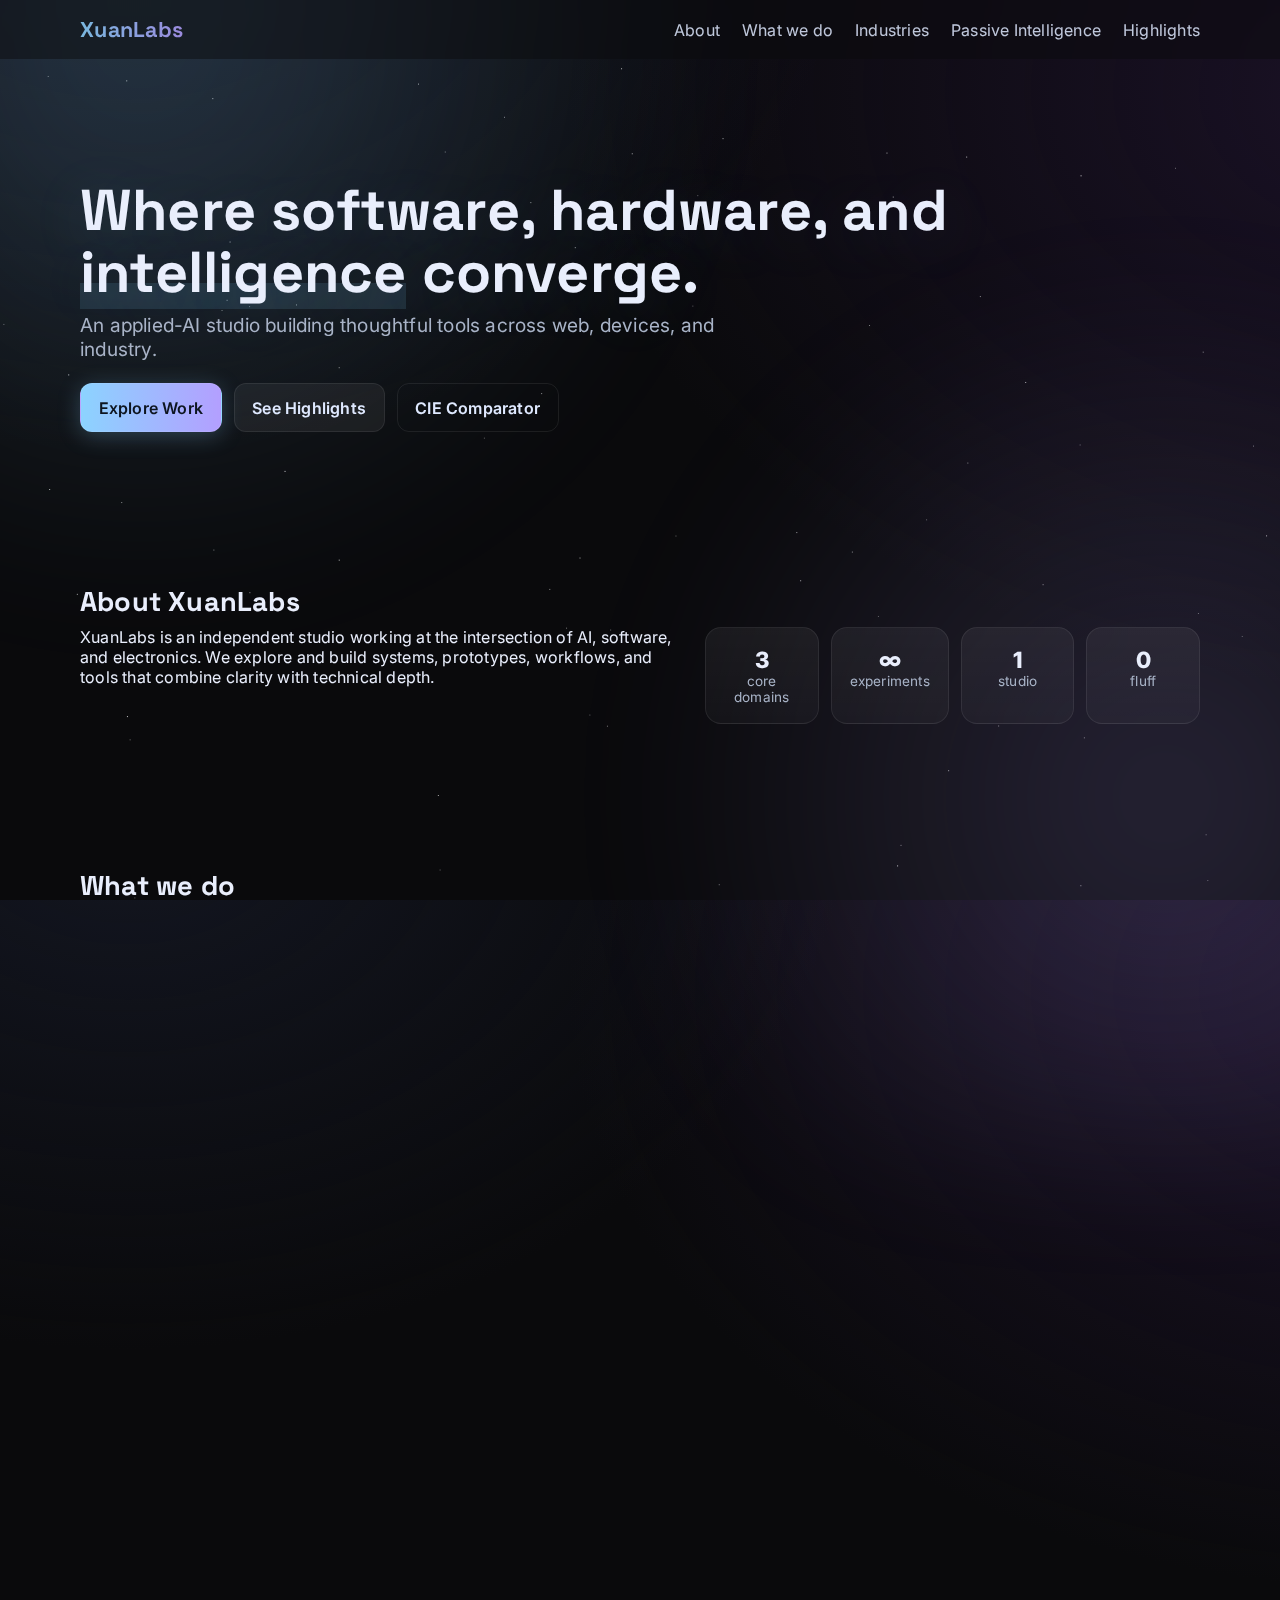
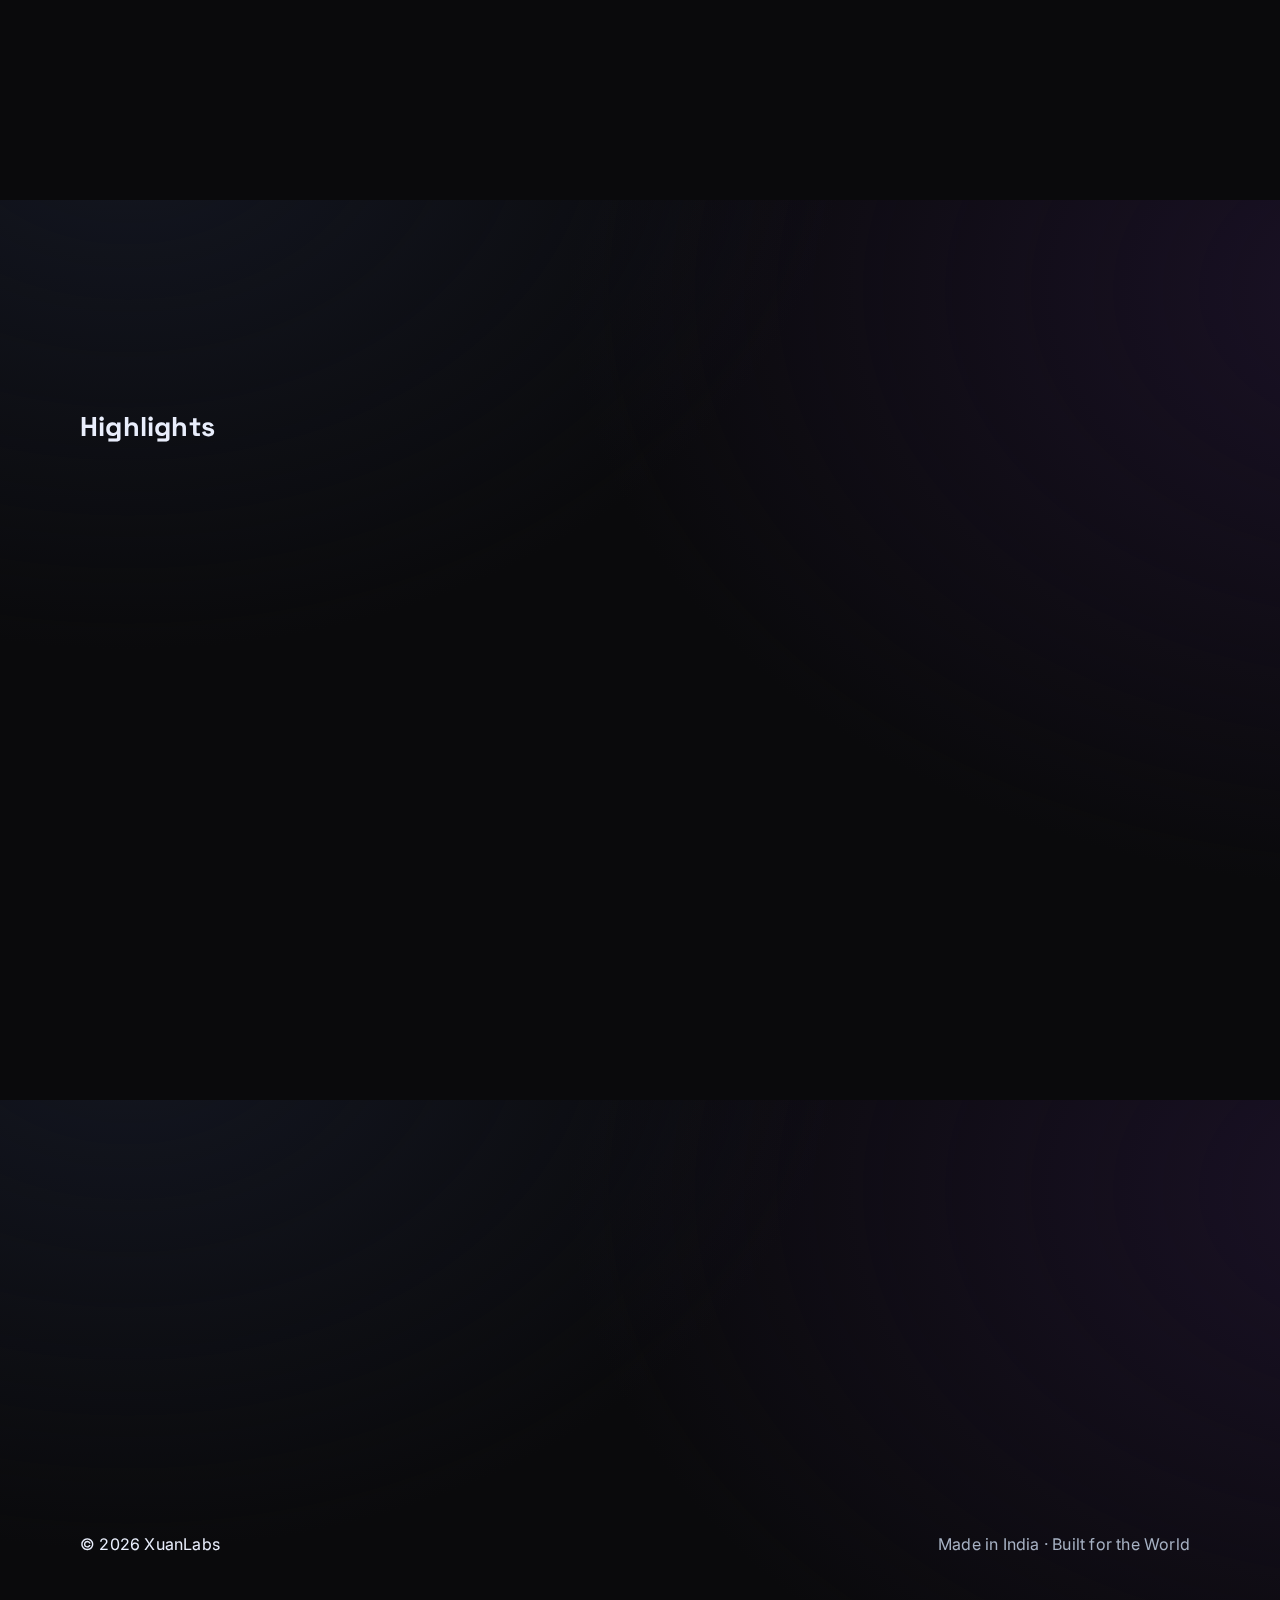
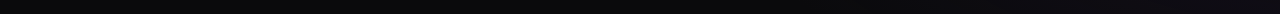
<file: index.html>
<!doctype html>
<html lang="en">
<head>
  <meta charset="utf-8" />
  <meta name="viewport" content="width=device-width, initial-scale=1" />
  <title>XuanLabs — Where software, hardware, and intelligence converge.</title>

  <meta name="description" content="XuanLabs is an applied-AI studio building thoughtful tools across web, devices, and industry." />
  <meta name="theme-color" content="#0a0a0c" />
  <meta property="og:title" content="XuanLabs — Where software, hardware, and intelligence converge." />
  <meta property="og:description" content="An applied-AI studio building thoughtful tools across web, devices, and industry." />
  <meta property="og:type" content="website" />
  <meta property="og:image" content="/assets/og.png" />

  <link rel="preconnect" href="https://fonts.googleapis.com" />
  <link rel="preconnect" href="https://fonts.gstatic.com" crossorigin />
  <link href="https://fonts.googleapis.com/css2?family=Inter:wght@300;400;500;600;700&family=Space+Grotesk:wght@400;600;700&display=swap" rel="stylesheet" />

  <link rel="stylesheet" href="xuanlabs.css" />
</head>

<body>

  <!-- Ambient Layers -->
  <canvas id="stars"></canvas>
  <div class="nebula nebula-a" data-speed="0.3"></div>
  <div class="nebula nebula-b" data-speed="0.2"></div>

  <!-- NAV -->
  <header class="nav-wrap">
    <nav class="nav container">
      <a class="brand" href="#top" aria-label="XuanLabs Home">
        <span class="brand-mark">XuanLabs</span>
      </a>

      <button class="nav-toggle" aria-label="Toggle navigation">
        <span></span><span></span><span></span>
      </button>

      <ul class="nav-links">
        <li><a href="#about">About</a></li>
        <li><a href="#work">What we do</a></li>
        <li><a href="#industries">Industries</a></li>
        <li><a href="#passive-intelligence">Passive Intelligence</a></li>
        <li><a href="#highlights">Highlights</a></li>
      </ul>
    </nav>
  </header>

  <main id="top">

    <!-- HERO -->
    <section class="hero container reveal fade-up">
      <div class="hero-inner floating">
        <h1 class="hero-title">
          Where software, hardware, and <span class="underline">intelligence</span> converge.
        </h1>
        <p class="hero-sub">
          An applied-AI studio building thoughtful tools across web, devices, and industry.
        </p>

       <div class="hero-ctas">
  <a class="btn primary" href="#work">Explore Work</a>
  <a class="btn ghost" href="#highlights">See Highlights</a>
  <a class="btn plain" href="#cie-comparator">CIE Comparator</a>
</div>
      </div>
    </section>

    <!-- ABOUT -->
    <section id="about" class="section container reveal fade-up">
      <header class="section-head"><h2>About XuanLabs</h2></header>

      <div class="grid two">
        <p class="lead">
          XuanLabs is an independent studio working at the intersection of AI, software, and electronics.
          We explore and build systems, prototypes, workflows, and tools that combine clarity with technical depth.
        </p>

        <div class="stats">
          <div class="stat glass reveal fade-in"><div class="num">3</div><div class="label">core domains</div></div>
          <div class="stat glass reveal fade-in"><div class="num">∞</div><div class="label">experiments</div></div>
          <div class="stat glass reveal fade-in"><div class="num">1</div><div class="label">studio</div></div>
          <div class="stat glass reveal fade-in"><div class="num">0</div><div class="label">fluff</div></div>
        </div>
      </div>
    </section>

    <!-- WHAT WE DO -->
    <section id="work" class="section container">
      <header class="section-head"><h2>What we do</h2></header>

      <div class="grid three">
        <article class="card glass lift reveal fade-up">
          <div class="card-pill">Applied AI & Tools</div>
          <h3>Reasoning, automation, decision systems</h3>
          <p>Lightweight systems for analysis, workflows, and LLM-backed utilities — designed to reduce friction and increase clarity.</p>
        </article>

        <article class="card glass lift reveal fade-up">
          <div class="card-pill">Engineering & Edge Intelligence</div>
          <h3>Embedded thinking for real environments</h3>
          <p>Electronics-aware PoCs and industrial insights that connect software to hardware, sensors, and on-device logic.</p>
        </article>

        <article class="card glass lift reveal fade-up">
          <div class="card-pill">Web & Product Experiences</div>
          <h3>Calm, fast, accessible interfaces</h3>
          <p>Refined digital products for startups and teams — built with performance, UX discipline, and long-term maintainability.</p>
        </article>
      </div>
    </section>

    <!-- INDUSTRIES -->
    <section id="industries" class="section container reveal fade-up">
      <header class="section-head"><h2>Industries we explore</h2></header>
      <p class="lead">AI is no longer just a software problem — it’s shaping systems across devices, factories, and daily life.</p>

      <ul class="chips reveal fade-in">
        <li class="chip">Automotive</li>
        <li class="chip">Industry 4.0 / 5.0</li>
        <li class="chip">Healthcare & Medical Tooling</li>
        <li class="chip">Robotics & Automation</li>
        <li class="chip">Sensors & Embedded Systems</li>
        <li class="chip">Consumer Technology</li>
      </ul>
    </section>

    <!--Passive inteligence  -->
<!-- PASSIVE COMPONENT INTELLIGENCE -->
<section id="passive-intelligence" class="section container product reveal fade-up">
  <header class="section-head">
    <h2>Passive Component Intelligence</h2>
  </header>

  <p class="lead">
    A decision-support system for engineers and procurement teams to evaluate
    safe, cost-optimized replacements for MLCCs and other passive components.
  </p>

  <p>
    Built on real distributor data and engineering constraints, this tool helps
    teams quickly assess alternates based on dielectric behavior, voltage margins,
    package compatibility, availability, and pricing — without guesswork.
  </p>

  <ul class="chips reveal fade-in" style="margin-top:16px;">
    <li class="chip">Real-time Mouser pricing</li>
    <li class="chip">Dielectric & voltage safety checks</li>
    <li class="chip">MLCC-focused intelligence</li>
    <li class="chip">BOM-friendly evaluation</li>
    <li class="chip">Description-based search</li>
  </ul>

  <div style="margin-top:24px;">
    <a
      href="/passive/index.html"
      class="btn primary"
    >
      Launch Passive Intelligence Tool
    </a>
  </div>
</section>
    <!-- HIGHLIGHTS -->
    <section id="highlights" class="section container">
      <header class="section-head"><h2>Highlights</h2></header>

      <div class="grid four">
        <article class="list-card glass lift reveal fade-up">
          <h4>Inventory & AI Utilities</h4>
          <p>Mini-tools that simplify sourcing, alternates, and decision-making workflows.</p>
        </article>

        <article class="list-card glass lift reveal fade-up">
          <h4>CIE Color Simulator</h4>
          <p>A visual tool that helps engineers compare colors in meaningful ways.</p>
        </article>

        <article class="list-card glass lift reveal fade-up">
          <h4>Client Websites & Tools</h4>
          <p>Clean, multilingual sites and small platforms for SMEs and creators.</p>
        </article>

        <article class="list-card glass lift reveal fade-up">
          <h4>China Exposure & Hardware Sourcing</h4>
          <p>On-ground insights across electronics, components, and supplier ecosystems.</p>
        </article>
      </div>
    </section>
<!-- CIE COMPARATOR SHOWCASE -->
<section id="cie-comparator" class="section container reveal fade-up">
  <header class="section-head">
    <h2>CIE 1931 Chromaticity Comparator</h2>
  </header>

  <div class="cie-showcase glass lift">
    <p class="lead">
      A professional LED color visualization and analysis tool built for engineers, manufacturers, and R&D teams.
      Visualize, compare, and analyze LED color specifications using the CIE 1931 diagram — all in real time.
    </p>

    <ul class="features">
      <li>🔄 Compare 1–6 LED sets simultaneously</li>
      <li>🎯 Real-time chromaticity plotting</li>
      <li>⭐ Centroids, polygon areas & distance matrices</li>
      <li>📊 Gamut overlap visualization</li>
      <li>💾 Export HD PNG charts</li>
      <li>🔒 Password-protected access</li>
      <li>📱 Fully responsive design</li>
    </ul>

    <div class="cie-industries">
      <h4>Industry Applications</h4>
      <ul class="chips">
        <li class="chip">LED Manufacturing</li>
        <li class="chip">Display Engineering</li>
        <li class="chip">Color Science R&D</li>
        <li class="chip">Embedded & Sensor Systems</li>
      </ul>
    </div>

    <a class="btn primary" href="https://xuanlabs.space" target="_blank">
      Use CIE Comparator
    </a>

    <p class="muted" style="margin-top:8px;">Password: <strong>Rohit123</strong></p>
  </div>
</section>
    <!-- CTA — Meet the Founder -->
    <section class="section container reveal fade-up">
      <div class="cta glass">
        <div>
          <h3 class="cta-title">Want the full story?</h3><br />
          <p class="cta-sub">See how XuanLabs thinks, builds, and explores.</p><br />
          <a class="muted" href="mailto:rohit.g@xuanlabs.info">rohit.g@xuanlabs.info</a>  <br />
          <a class="muted" href="mailto:contact@xuanlabs.info">contact@xuanlabs.info</a>
        </div>

        <a class="btn plain" href="mailto:contact@xuanlabs.info">Contact US</a>
      </div>
    </section>

  </main>

  <!-- FOOTER -->
  <footer class="footer container">
    <div class="foot-grid">
      <div>© <span id="year"></span> XuanLabs</div>
      <div class="muted">Made in India · Built for the World</div>
      
    </div>
  </footer>

  <script src="xuanlabs.js"></script>
</body>
</html>
</file>
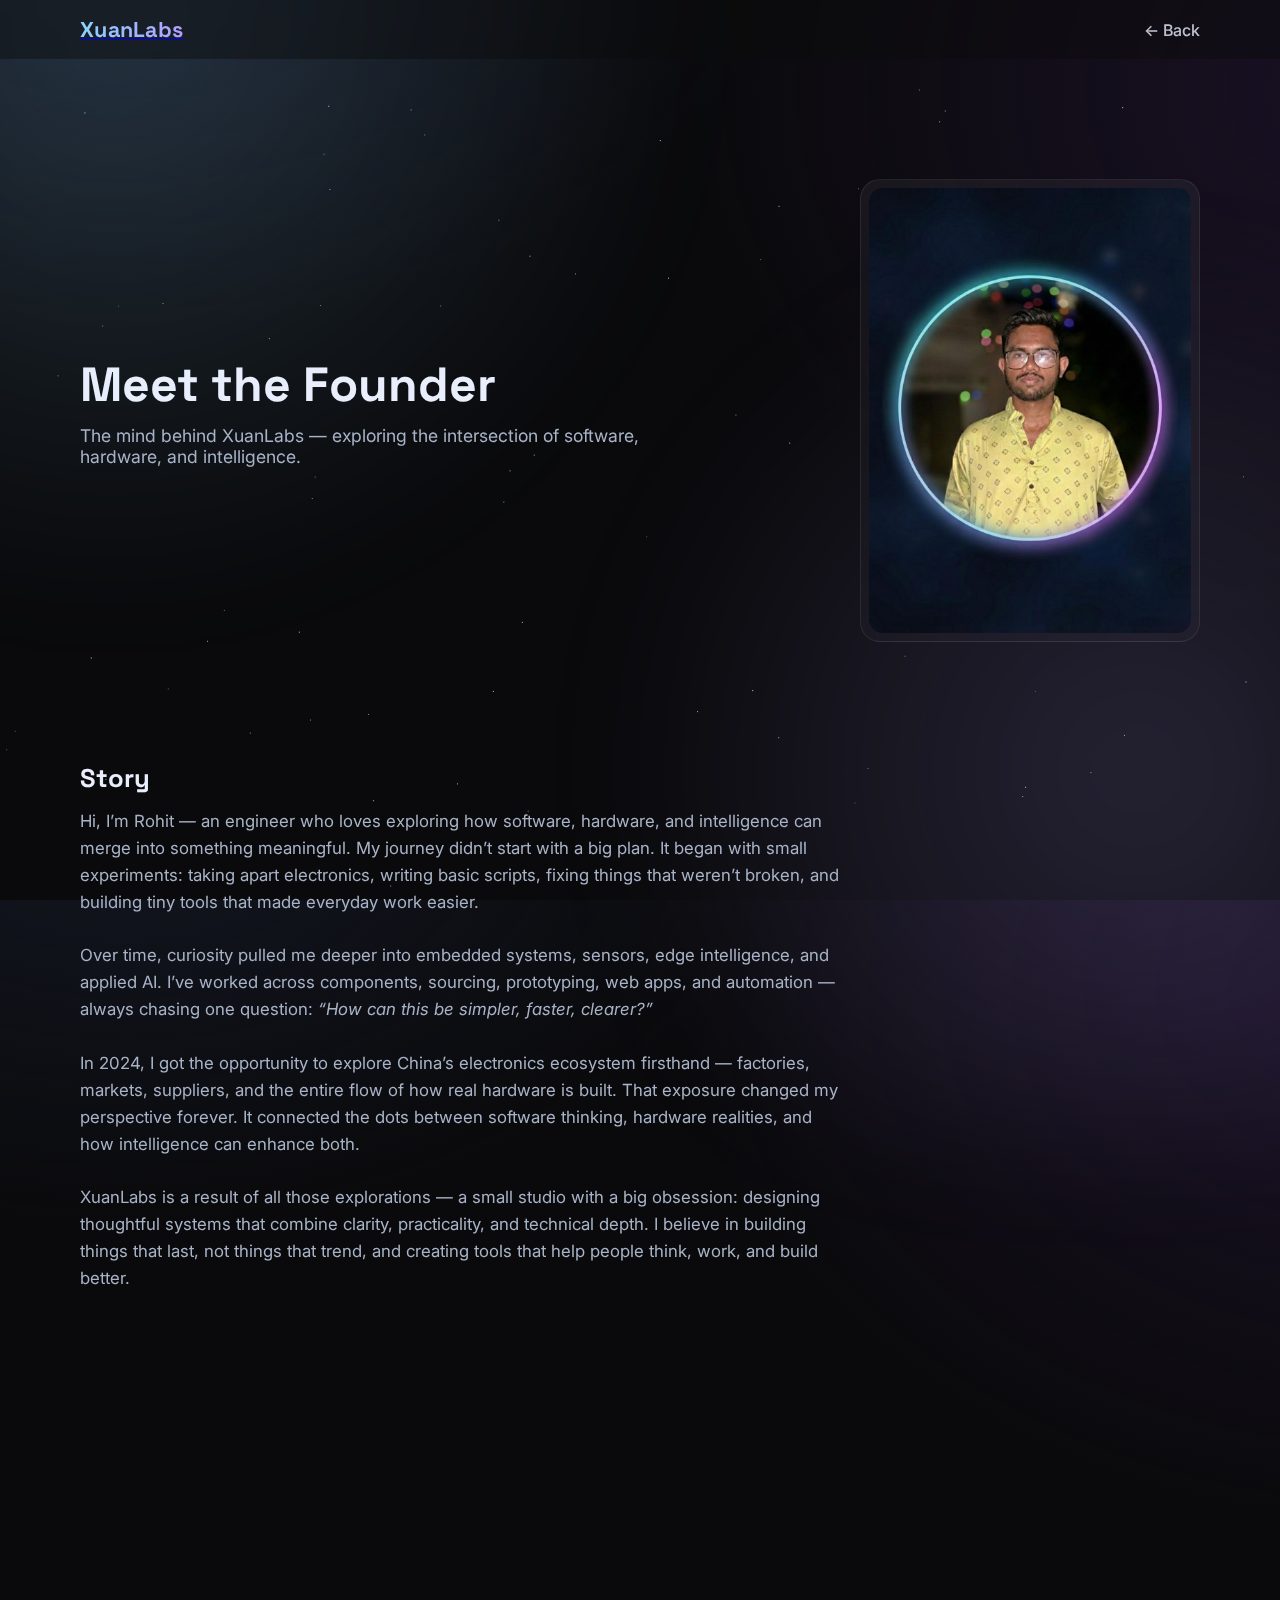
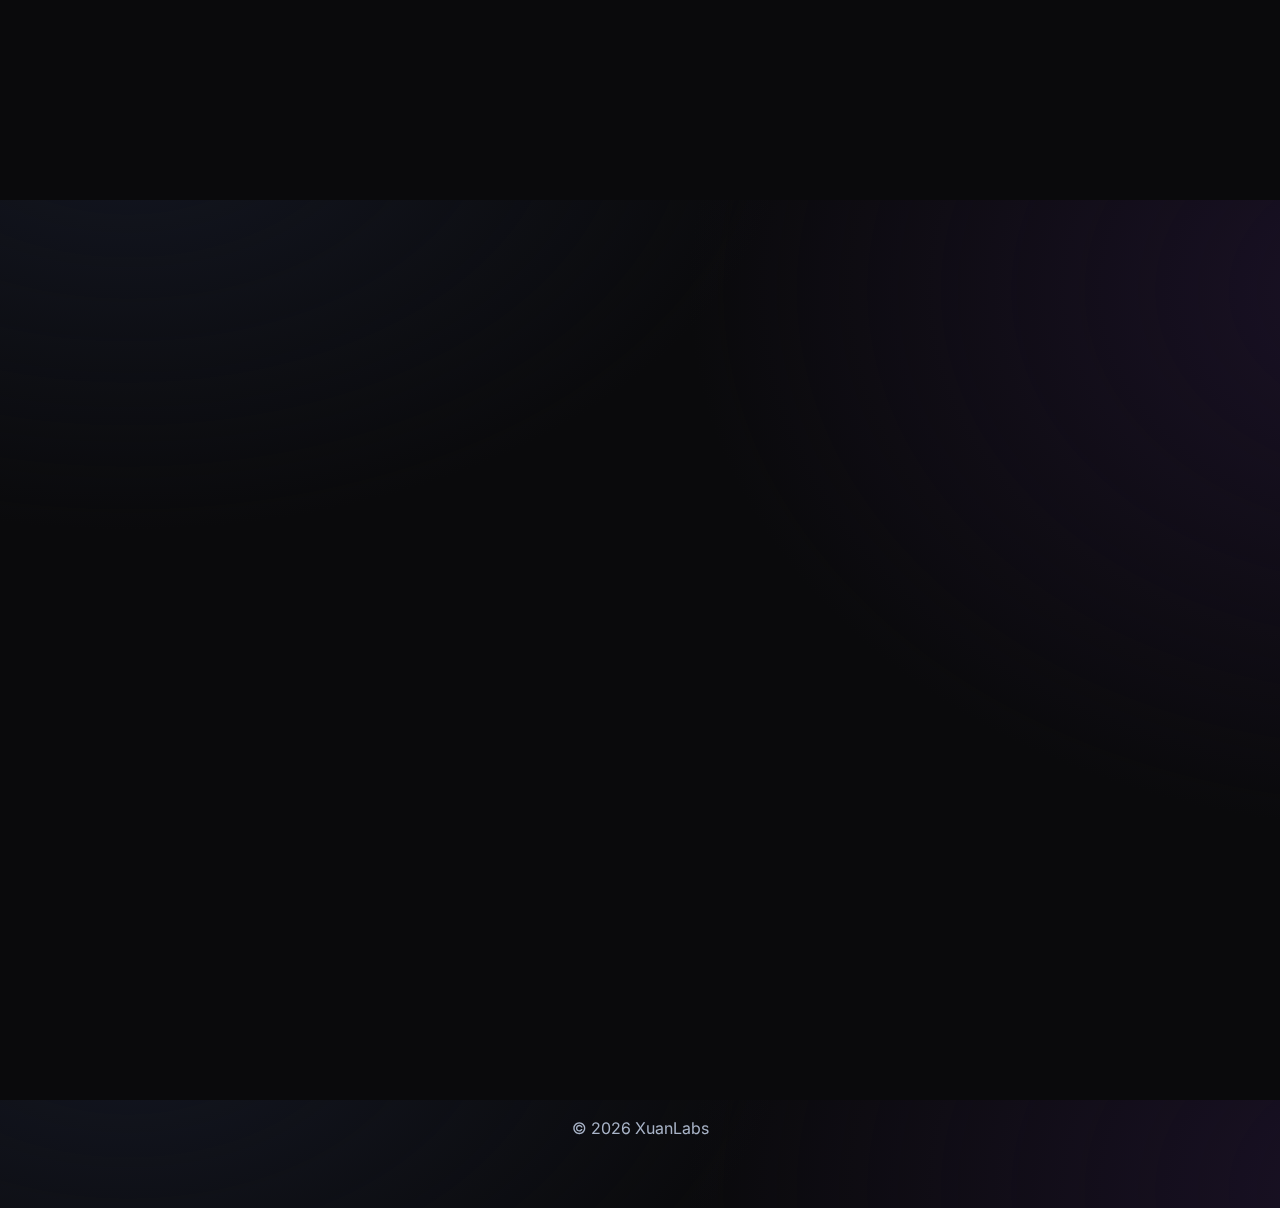
<file: founder/index.html>
<!doctype html>
<html lang="en">
<head>
  <meta charset="utf-8" />
  <meta name="viewport" content="width=device-width, initial-scale=1" />
  <title>Founder — XuanLabs</title>

  <meta name="description" content="Meet the founder of XuanLabs — insights, story, and philosophy behind the studio." />
  <meta name="theme-color" content="#0a0a0c" />

  <link rel="preconnect" href="https://fonts.googleapis.com" />
  <link rel="preconnect" href="https://fonts.gstatic.com" crossorigin />
  <link href="https://fonts.googleapis.com/css2?family=Inter:wght@300;400;500;600;700&family=Space+Grotesk:wght@400;600;700&display=swap" rel="stylesheet" />

  <link rel="stylesheet" href="founder.css" />
</head>

<body>

  <!-- Ambient Layers -->
  <canvas id="stars"></canvas>
  <div class="nebula nebula-a" data-speed="0.3"></div>
  <div class="nebula nebula-b" data-speed="0.2"></div>

  <!-- NAV -->
  <header class="nav-wrap">
    <nav class="nav container">
      <a class="brand" href="#top" aria-label="XuanLabs Home">
        <span class="brand-mark">XuanLabs</span>
      </a>
      <a class="back-btn" href="/index.html" aria-label="Back to Home">← Back</a>
    </nav>
  </header>

  <main class="container">

    <!-- HERO -->
    <section class="founder-hero reveal fade-up">
      <div class="hero-left">
        <h1 class="founder-title">Meet the Founder</h1>
        <p class="founder-tagline">The mind behind XuanLabs — exploring the intersection of software, hardware, and intelligence.</p>
      </div>

      <div class="hero-right">
        <div class="founder-photo glass">
          <!-- Replace with your image -->
          <img src="assets/portrait.jpeg" alt="Founder photo" />
        </div>
      </div>
    </section>

    <!-- STORY -->
    <section class="section reveal fade-up">
      <h2 class="sec-title">Story</h2>
      <p class="lead">
         Hi, I’m Rohit — an engineer who loves exploring how software, hardware, and intelligence can 
    merge into something meaningful. My journey didn’t start with a big plan. It began with small 
    experiments: taking apart electronics, writing basic scripts, fixing things that weren’t broken, 
    and building tiny tools that made everyday work easier.
    <br><br>
    Over time, curiosity pulled me deeper into embedded systems, sensors, edge intelligence, and 
    applied AI. I’ve worked across components, sourcing, prototyping, web apps, and automation — 
    always chasing one question: <em>“How can this be simpler, faster, clearer?”</em>
    <br><br>
    In 2024, I got the opportunity to explore China’s electronics ecosystem firsthand — factories, 
    markets, suppliers, and the entire flow of how real hardware is built. That exposure changed my 
    perspective forever. It connected the dots between software thinking, hardware realities, and 
    how intelligence can enhance both.
    <br><br>
    XuanLabs is a result of all those explorations — a small studio with a big obsession: designing 
    thoughtful systems that combine clarity, practicality, and technical depth. I believe in 
    building things that last, not things that trend, and creating tools that help people think, 
    work, and build better.
      </p>
    </section>

    <!-- PHILOSOPHY -->
    <section class="section reveal fade-up">
      <h2 class="sec-title">Philosophy</h2>
      <ul class="pill-list">
        <li class="pill glass">Clarity over complexity</li>
        <li class="pill glass">Experiment openly</li>
        <li class="pill glass">Design systems, not features</li>
        <li class="pill glass">AI as an amplifier, not a replacement</li>
      </ul>
    </section>

    <!-- TIMELINE -->
    <section class="section reveal fade-up">
      <h2 class="sec-title">Journey</h2>

      <div class="timeline">

        <div class="timeline-item glass">
          <div class="year">2018</div>
          <div class="desc">Started exploring electronics, microcontrollers, and embedded systems.</div>
        </div>

        <div class="timeline-item glass">
          <div class="year">2020</div>
          <div class="desc">Built small projects combining hardware + code + automation.</div>
        </div>

        <div class="timeline-item glass">
          <div class="year">2023</div>
          <div class="desc">Deep dive into AI tools, automation systems, and applied intelligence.</div>
        </div>

        <div class="timeline-item glass">
          <div class="year">2025</div>
          <div class="desc">China exposure — electronics ecosystem, sourcing, semiconductors.</div>
        </div>

        <div class="timeline-item glass">
          <div class="year">2025</div>
          <div class="desc">Founded XuanLabs with a focus on Web, Devices, and AI-powered tools.</div>
        </div>

      </div>
    </section>

    <!-- CONTACT -->
   <section class="section reveal fade-up">
  <h2 class="sec-title">Connect</h2>
  <p class="lead">
    Whether it’s about AI tools, hardware ideas, collaborations, sourcing insights, or just 
    curiosity — I’m always open to genuine conversations.
  </p>

  <div class="contact-box glass">
    <a class="btn primary" href="mailto:rohit.g@xuanlabs.info">Email Here</a>

    <div class="contact-links">
      <a href="mailto:rohit.g@xuanlabs.info">📧 rohit.g@xuanlabs.info</a>
      <a href="mailto:rgc19feb@gmail.com">📧 rgc19feb@gmail.com</a>
      <a href="https://www.linkedin.com/in/rohitchaudhari99" target="_blank">🔗 LinkedIn Profile</a>
      <a href="https://wa.me/919373522408" target="_blank">💬 WhatsApp</a>
    </div>
  </div>
</section>

  </main>

  <footer class="footer container">
    <p class="muted">© <span id="year"></span> XuanLabs</p>
  </footer>

  <script src="founder.js"></script>
</body>
</html>
</file>
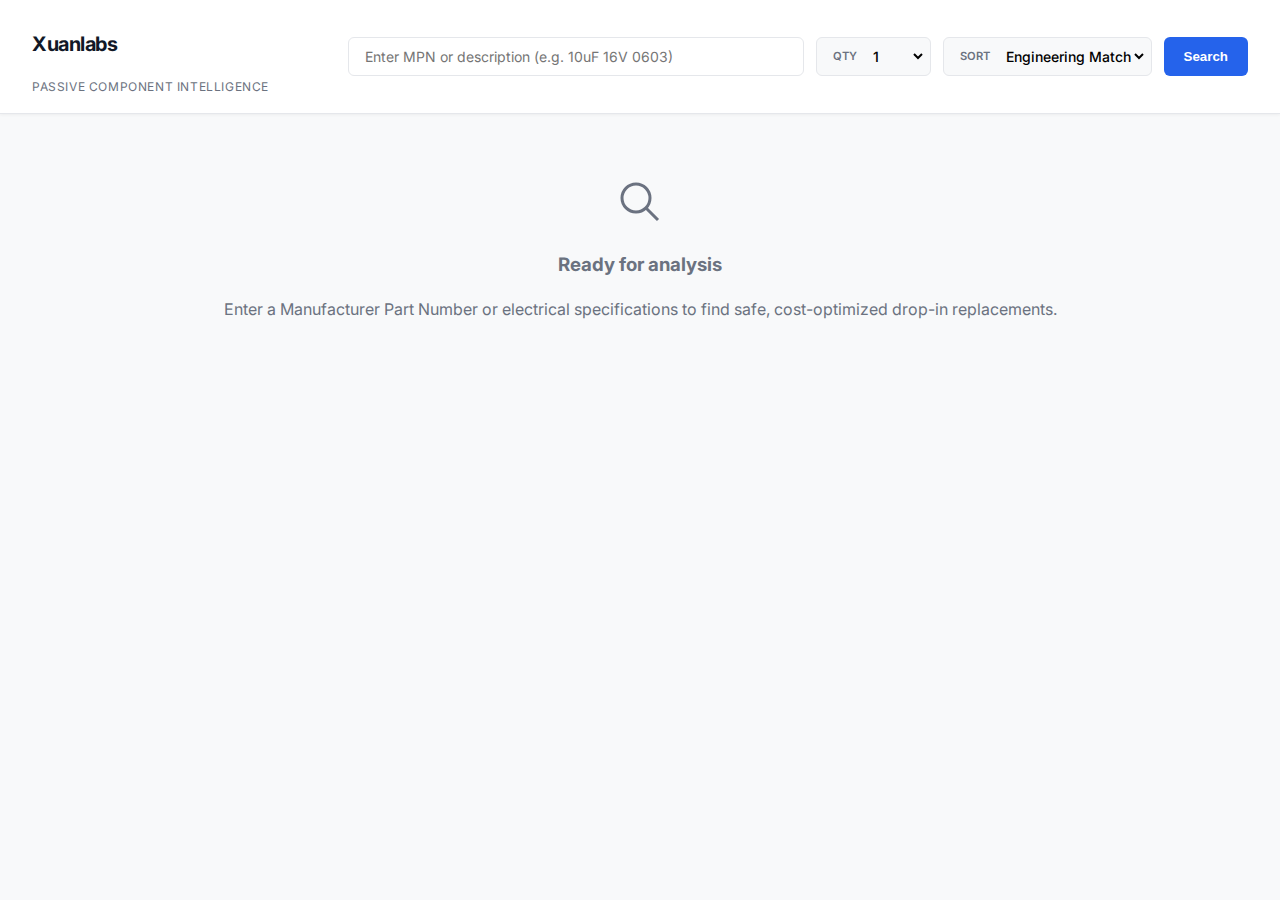
<file: passive/index.html>
<!DOCTYPE html>
<html lang="en">
<head>
  <meta charset="UTF-8" />
  <meta name="viewport" content="width=device-width, initial-scale=1.0" />

  <title>Xuanlabs – Passive Component Intelligence</title>

  <!-- Fonts -->
  <link rel="preconnect" href="https://fonts.googleapis.com" />
  <link rel="preconnect" href="https://fonts.gstatic.com" crossorigin />
  <link
    href="https://fonts.googleapis.com/css2?family=Inter:wght@400;500;600;700&family=JetBrains+Mono:wght@400;500&display=swap"
    rel="stylesheet"
  />

  <!-- Styles -->
  <link rel="stylesheet" href="style.css" />
</head>

<body>

<header>
  <div class="container header-content">
    <div class="brand">
      <h1>Xuanlabs</h1>
      <span>Passive Component Intelligence</span>
    </div>

    <div class="controls">
      <div class="search-wrapper">
        <input
          type="text"
          id="searchInput"
          placeholder="Enter MPN or description (e.g. 10uF 16V 0603)"
          autocomplete="off"
        />
      </div>

      <div class="control-group">
        <label for="qtySelect">QTY</label>
        <select id="qtySelect">
          <option value="1">1</option>
          <option value="100">100</option>
          <option value="1000">1,000</option>
        </select>
      </div>

      <div class="control-group">
        <label for="sortSelect">SORT</label>
        <select id="sortSelect">
          <option value="match">Engineering Match</option>
          <option value="price_asc">Price: Low → High</option>
          <option value="price_desc">Price: High → Low</option>
        </select>
      </div>

      <button class="btn-primary" type="button" onclick="handleSearch()">
        Search
      </button>
    </div>
  </div>
</header>

<main class="container">

  <!-- Results Meta -->
  <div id="results-meta" class="results-info hidden">
    <h2>
      Replacement Recommendations for
      <span id="target-mpn" class="mono"></span>
    </h2>
    <span id="result-count" class="muted"></span>
  </div>

  <!-- Loading -->
  <div id="loading-state" class="hidden">
    <p>Analyzing component ecosystem and calculating safety scores…</p>
  </div>

  <!-- Empty State -->
  <div id="empty-state">
    <div class="empty-wrapper">
      <svg
        width="48"
        height="48"
        viewBox="0 0 24 24"
        fill="none"
        stroke="currentColor"
        stroke-width="1.5"
      >
        <path d="M21 21l-6-6m2-5a7 7 0 11-14 0 7 7 0 0114 0z" />
      </svg>

      <h3>Ready for analysis</h3>
      <p>
        Enter a Manufacturer Part Number or electrical specifications to find
        safe, cost-optimized drop-in replacements.
      </p>
    </div>
  </div>

  <!-- Results Grid -->
  <div id="results-grid" class="grid">
    <!-- JS injects cards here -->
  </div>

</main>

<!-- App Script -->
<script src="app.js"></script>

</body>
</html>
</file>
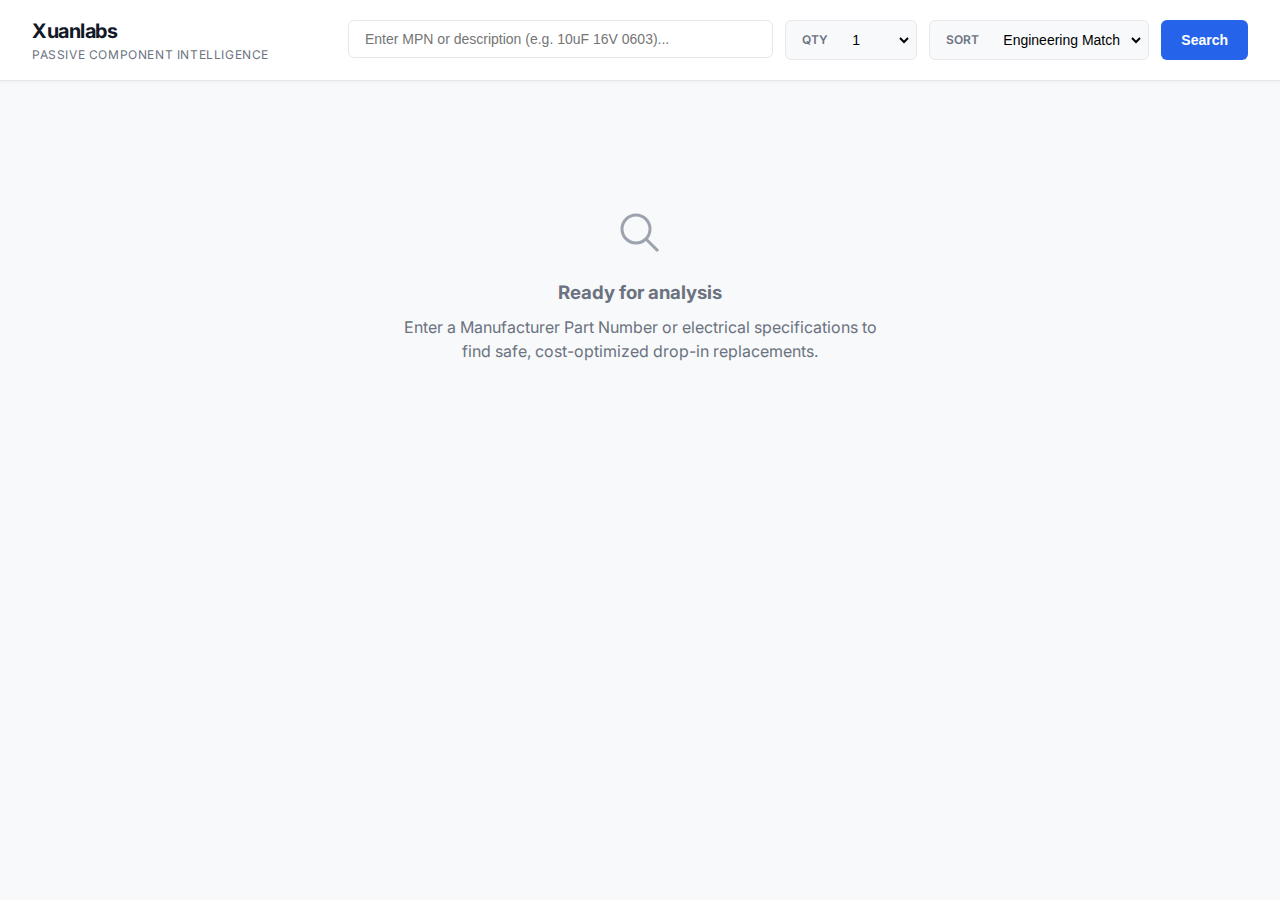
<file: passive/main.html>
<!DOCTYPE html>
<html lang="en">
<head>
    <meta charset="UTF-8">
    <meta name="viewport" content="width=device-width, initial-scale=1.0">
    <title>Xuanlabs – Passive Component Intelligence</title>
    <!-- Inter Font for high readability -->
    <link rel="preconnect" href="https://fonts.googleapis.com">
    <link rel="preconnect" href="https://fonts.gstatic.com" crossorigin>
    <link href="https://fonts.googleapis.com/css2?family=Inter:wght@400;500;600;700&family=JetBrains+Mono:wght@400;500&display=swap" rel="stylesheet">
    <style>
        :root {
            --bg-body: #f8f9fa;
            --bg-card: #ffffff;
            --border-color: #e5e7eb;
            --text-main: #111827;
            --text-secondary: #6b7280;
            --text-muted: #9ca3af;
            --primary: #2563eb;
            --primary-dark: #1d4ed8;
            
            /* Status Colors */
            --status-safe-bg: #ecfdf5;
            --status-safe-text: #065f46;
            --status-safe-border: #a7f3d0;
            
            --status-warn-bg: #fffbeb;
            --status-warn-text: #92400e;
            --status-warn-border: #fde68a;
            
            --status-risk-bg: #fef2f2;
            --status-risk-text: #991b1b;
            --status-risk-border: #fecaca;

            --mono-font: 'JetBrains Mono', monospace;
        }

        * {
            box-sizing: border-box;
            margin: 0;
            padding: 0;
        }

        body {
            font-family: 'Inter', -apple-system, sans-serif;
            background-color: var(--bg-body);
            color: var(--text-main);
            line-height: 1.5;
            -webkit-font-smoothing: antialiased;
        }

        /* --- Layout --- */
        .container {
            max-width: 1400px;
            margin: 0 auto;
            padding: 0 2rem;
        }

        /* --- Header & Controls --- */
        header {
            background: var(--bg-card);
            border-bottom: 1px solid var(--border-color);
            padding: 1rem 0;
            position: sticky;
            top: 0;
            z-index: 100;
            box-shadow: 0 1px 3px rgba(0,0,0,0.05);
        }

        .header-content {
            display: flex;
            align-items: center;
            justify-content: space-between;
            gap: 2rem;
        }

        .brand {
            display: flex;
            flex-direction: column;
        }

        .brand h1 {
            font-size: 1.25rem;
            font-weight: 700;
            letter-spacing: -0.025em;
            color: var(--text-main);
        }

        .brand span {
            font-size: 0.75rem;
            color: var(--text-secondary);
            text-transform: uppercase;
            letter-spacing: 0.05em;
        }

        .controls {
            display: flex;
            gap: 0.75rem;
            flex: 1;
            max-width: 900px;
        }

        .search-wrapper {
            position: relative;
            flex: 2;
        }

        input[type="text"] {
            width: 100%;
            padding: 0.625rem 1rem;
            border: 1px solid var(--border-color);
            border-radius: 6px;
            font-size: 0.875rem;
            outline: none;
            transition: border-color 0.2s;
        }

        input[type="text"]:focus {
            border-color: var(--primary);
            box-shadow: 0 0 0 3px rgba(37, 99, 235, 0.1);
        }

        .control-group {
            display: flex;
            align-items: center;
            background: var(--bg-body);
            border: 1px solid var(--border-color);
            border-radius: 6px;
            padding: 0.25rem;
        }

        .control-group label {
            font-size: 0.75rem;
            font-weight: 600;
            padding: 0 0.75rem;
            color: var(--text-secondary);
        }

        select {
            padding: 0.375rem 0.5rem;
            border: none;
            background: transparent;
            font-size: 0.875rem;
            font-weight: 500;
            cursor: pointer;
            outline: none;
        }

        .btn-primary {
            background: var(--primary);
            color: white;
            border: none;
            padding: 0.625rem 1.25rem;
            border-radius: 6px;
            font-weight: 600;
            font-size: 0.875rem;
            cursor: pointer;
            transition: background 0.2s;
        }

        .btn-primary:hover {
            background: var(--primary-dark);
        }

        /* --- Results Grid --- */
        .results-info {
            margin: 2rem 0 1rem;
            display: flex;
            justify-content: space-between;
            align-items: baseline;
        }

        .results-info h2 {
            font-size: 1rem;
            font-weight: 600;
            color: var(--text-secondary);
        }

        .grid {
            display: grid;
            grid-template-columns: repeat(auto-fill, minmax(400px, 1fr));
            gap: 1.5rem;
            margin-bottom: 4rem;
        }

        /* --- Component Card --- */
        .card {
            background: var(--bg-card);
            border: 1px solid var(--border-color);
            border-radius: 8px;
            padding: 1.25rem;
            display: flex;
            flex-direction: column;
            gap: 1.25rem;
            transition: transform 0.1s, box-shadow 0.1s;
        }

        .card:hover {
            box-shadow: 0 4px 12px rgba(0,0,0,0.05);
        }

        .card-header {
            display: flex;
            justify-content: space-between;
            align-items: flex-start;
        }

        .mpn-block {
            display: flex;
            flex-direction: column;
        }

        .mpn {
            font-family: var(--mono-font);
            font-size: 1rem;
            font-weight: 600;
            color: var(--text-main);
        }

        .manufacturer {
            font-size: 0.8125rem;
            color: var(--text-secondary);
        }

        .badge {
            font-size: 0.7rem;
            font-weight: 700;
            text-transform: uppercase;
            padding: 0.25rem 0.5rem;
            border-radius: 4px;
            border: 1px solid transparent;
        }

        .badge-safe { background: var(--status-safe-bg); color: var(--status-safe-text); border-color: var(--status-safe-border); }
        .badge-warn { background: var(--status-warn-bg); color: var(--status-warn-text); border-color: var(--status-warn-border); }
        .badge-risk { background: var(--status-risk-bg); color: var(--status-risk-text); border-color: var(--status-risk-border); }

        /* Specs Section */
        .specs-grid {
            display: grid;
            grid-template-columns: repeat(3, 1fr);
            gap: 0.75rem;
            background: #fafafa;
            padding: 0.75rem;
            border-radius: 6px;
        }

        .spec-item {
            display: flex;
            flex-direction: column;
        }

        .spec-label {
            font-size: 0.65rem;
            font-weight: 600;
            color: var(--text-muted);
            text-transform: uppercase;
        }

        .spec-value {
            font-size: 0.8125rem;
            font-weight: 600;
            color: var(--text-main);
        }

        /* Pricing Section */
        .pricing-section {
            display: flex;
            align-items: flex-end;
            justify-content: space-between;
            border-top: 1px solid var(--border-color);
            padding-top: 1rem;
        }

        .unit-price-block {
            display: flex;
            flex-direction: column;
        }

        .unit-price {
            font-size: 1.5rem;
            font-weight: 700;
            color: var(--text-main);
            letter-spacing: -0.02em;
        }

        .price-label {
            font-size: 0.75rem;
            color: var(--text-secondary);
        }

        .savings {
            color: var(--status-safe-text);
            font-weight: 600;
            font-size: 0.8125rem;
        }

        .bulk-price {
            font-size: 0.75rem;
            color: var(--text-secondary);
            text-align: right;
        }

        /* Procurement footer */
        .card-footer {
            display: flex;
            justify-content: space-between;
            align-items: center;
        }

        .stock {
            font-size: 0.8125rem;
            font-weight: 500;
        }

        .stock.in-stock { color: var(--status-safe-text); }
        .stock.low-stock { color: var(--status-warn-text); }

        .datasheet-link {
            font-size: 0.75rem;
            font-weight: 600;
            color: var(--primary);
            text-decoration: none;
            display: flex;
            align-items: center;
            gap: 0.25rem;
        }

        .datasheet-link:hover {
            text-decoration: underline;
        }

        /* Empty / Loading States */
        #loading-state, #empty-state {
            padding: 4rem 2rem;
            text-align: center;
            color: var(--text-secondary);
        }

        .hidden { display: none; }

        @media (max-width: 768px) {
            .header-content { flex-direction: column; align-items: stretch; }
            .controls { flex-direction: column; }
            .grid { grid-template-columns: 1fr; }
        }
    </style>
</head>
<body>

<header>
    <div class="container header-content">
        <div class="brand">
            <h1>Xuanlabs</h1>
            <span>Passive Component Intelligence</span>
        </div>

        <div class="controls">
            <div class="search-wrapper">
                <input type="text" id="searchInput" placeholder="Enter MPN or description (e.g. 10uF 16V 0603)...">
            </div>
            
            <div class="control-group">
                <label>QTY</label>
                <select id="qtySelect">
                    <option value="1">1</option>
                    <option value="100">100</option>
                    <option value="1000">1,000</option>
                </select>
            </div>

            <div class="control-group">
                <label>SORT</label>
                <select id="sortSelect">
                    <option value="match">Engineering Match</option>
                    <option value="price_asc">Price: Low to High</option>
                    <option value="price_desc">Price: High to Low</option>
                </select>
            </div>

            <button class="btn-primary" onclick="handleSearch()">Search</button>
        </div>
    </div>
</header>

<main class="container">
    <div id="results-meta" class="results-info hidden">
        <h2>Replacement Recommendations for <span id="target-mpn" style="color: var(--primary); font-family: var(--mono-font);"></span></h2>
        <span id="result-count" style="font-size: 0.875rem; color: var(--text-muted);"></span>
    </div>

    <div id="loading-state" class="hidden">
        <p>Analyzing component ecosystem and calculating safety scores...</p>
    </div>

    <div id="empty-state">
        <div style="max-width: 500px; margin: 0 auto; padding-top: 4rem;">
            <svg width="48" height="48" viewBox="0 0 24 24" fill="none" stroke="currentColor" stroke-width="1.5" style="color: var(--text-muted); margin-bottom: 1rem;">
                <path d="M21 21l-6-6m2-5a7 7 0 11-14 0 7 7 0 0114 0z" />
            </svg>
            <h3 style="margin-bottom: 0.5rem;">Ready for analysis</h3>
            <p>Enter a Manufacturer Part Number or electrical specifications to find safe, cost-optimized drop-in replacements.</p>
        </div>
    </div>

    <div id="results-grid" class="grid">
        <!-- JS Injection point -->
    </div>
</main>

<script>
    // Mock Database representing Mouser API JSON Structure
    const MOCK_DATA = [
        {
            id: "1",
            mpn: "GRM188R71C105KA12D",
            manufacturer: "Murata Electronics",
            datasheet: "#",
            stock: 45200,
            specs: {
                capacitance: "1 µF",
                voltage: "16 V",
                dielectric: "X7R",
                case: "0603",
                tolerance: "±10%",
                temp: "-55°C to +125°C"
            },
            prices: { 1: 0.12, 100: 0.08, 1000: 0.045 },
            score: 98,
            status: "Best drop-in",
            savings: 0 // Reference part
        },
        {
            id: "2",
            mpn: "CL10B105KO8NNNC",
            manufacturer: "Samsung Electro-Mechanics",
            datasheet: "#",
            stock: 125000,
            specs: {
                capacitance: "1 µF",
                voltage: "16 V",
                dielectric: "X7R",
                case: "0603",
                tolerance: "±10%",
                temp: "-55°C to +125°C"
            },
            prices: { 1: 0.08, 100: 0.04, 1000: 0.012 },
            score: 95,
            status: "Cheapest safe",
            savings: 0.033
        },
        {
            id: "3",
            mpn: "C0603C105K4RACTU",
            manufacturer: "KEMET",
            datasheet: "#",
            stock: 1200,
            specs: {
                capacitance: "1 µF",
                voltage: "16 V",
                dielectric: "X7R",
                case: "0603",
                tolerance: "±10%",
                temp: "-55°C to +125°C"
            },
            prices: { 1: 0.15, 100: 0.10, 1000: 0.07 },
            score: 90,
            status: "Good alternative",
            savings: -0.025
        },
        {
            id: "4",
            mpn: "VJ0603Y105KXJCW1BC",
            manufacturer: "Vishay Vitramon",
            datasheet: "#",
            stock: 850,
            specs: {
                capacitance: "1 µF",
                voltage: "16 V",
                dielectric: "X5R",
                case: "0603",
                tolerance: "±10%",
                temp: "-55°C to +85°C"
            },
            prices: { 1: 0.11, 100: 0.07, 1000: 0.04 },
            score: 65,
            status: "Risky replacement",
            savings: 0.005
        }
    ];

    let currentResults = [];
    const searchInput = document.getElementById('searchInput');
    const qtySelect = document.getElementById('qtySelect');
    const sortSelect = document.getElementById('sortSelect');
    const grid = document.getElementById('results-grid');
    const loadingState = document.getElementById('loading-state');
    const emptyState = document.getElementById('empty-state');
    const resultsMeta = document.getElementById('results-meta');
    const targetMpnDisplay = document.getElementById('target-mpn');

    function formatCurrency(num) {
        return new Intl.NumberFormat('en-US', { style: 'currency', currency: 'USD', minimumFractionDigits: 3 }).format(num);
    }

    function getBadgeClass(status) {
        if (status.includes("Best") || status.includes("Cheapest")) return "badge-safe";
        if (status.includes("Good")) return "badge-warn";
        return "badge-risk";
    }

    function renderResults() {
        const qty = parseInt(qtySelect.value);
        const sort = sortSelect.value;

        // Clone and sort
        let sortedData = [...currentResults];
        if (sort === 'price_asc') {
            sortedData.sort((a, b) => a.prices[qty] - b.prices[qty]);
        } else if (sort === 'price_desc') {
            sortedData.sort((a, b) => b.prices[qty] - a.prices[qty]);
        } else {
            sortedData.sort((a, b) => b.score - a.score);
        }

        grid.innerHTML = '';
        sortedData.forEach(item => {
            const price = item.prices[qty];
            const bulkPrice = item.prices[1000];
            const badgeClass = getBadgeClass(item.status);

            const card = document.createElement('div');
            card.className = 'card';
            card.innerHTML = `
                <div class="card-header">
                    <div class="mpn-block">
                        <span class="mpn">${item.mpn}</span>
                        <span class="manufacturer">${item.manufacturer}</span>
                    </div>
                    <span class="badge ${badgeClass}">${item.status}</span>
                </div>

                <div class="specs-grid">
                    <div class="spec-item"><span class="spec-label">Cap</span><span class="spec-value">${item.specs.capacitance}</span></div>
                    <div class="spec-item"><span class="spec-label">Volt</span><span class="spec-value">${item.specs.voltage}</span></div>
                    <div class="spec-item"><span class="spec-label">Diel</span><span class="spec-value">${item.specs.dielectric}</span></div>
                    <div class="spec-item"><span class="spec-label">Case</span><span class="spec-value">${item.specs.case}</span></div>
                    <div class="spec-item"><span class="spec-label">Tol</span><span class="spec-value">${item.specs.tolerance}</span></div>
                    <div class="spec-item"><span class="spec-label">Temp</span><span class="spec-value">${item.specs.temp}</span></div>
                </div>

                <div class="pricing-section">
                    <div class="unit-price-block">
                        <span class="price-label">Unit Price (Qty ${qty})</span>
                        <span class="unit-price">${formatCurrency(price)}</span>
                        ${item.savings > 0 ? `<span class="savings">Save ${formatCurrency(item.savings)} / unit</span>` : ''}
                    </div>
                    <div class="bulk-price">
                        <div>Best Bulk Price</div>
                        <div style="font-weight: 700; color: var(--text-main); font-size: 0.875rem;">${formatCurrency(bulkPrice)}</div>
                        <div style="font-size: 0.65rem; color: var(--text-muted);">AT QTY 1,000</div>
                    </div>
                </div>

                <div class="card-footer">
                    <span class="stock ${item.stock > 1000 ? 'in-stock' : 'low-stock'}">
                        ${item.stock.toLocaleString()} units available
                    </span>
                    <a href="${item.datasheet}" target="_blank" class="datasheet-link">
                        <svg width="14" height="14" viewBox="0 0 24 24" fill="none" stroke="currentColor" stroke-width="2" stroke-linecap="round" stroke-linejoin="round"><path d="M14 2H6a2 2 0 0 0-2 2v16a2 2 0 0 0 2 2h12a2 2 0 0 0 2-2V8z"></path><polyline points="14 2 14 8 20 8"></polyline><line x1="16" y1="13" x2="8" y2="13"></line><line x1="16" y1="17" x2="8" y2="17"></line><polyline points="10 9 9 9 8 9"></polyline></svg>
                        Datasheet
                    </a>
                </div>
            `;
            grid.appendChild(card);
        });
    }

    function handleSearch() {
        const query = searchInput.value.trim();
        if (!query) return;

        // Reset UI
        emptyState.classList.add('hidden');
        resultsMeta.classList.add('hidden');
        grid.innerHTML = '';
        loadingState.classList.remove('hidden');

        // Simulate API Delay
        setTimeout(() => {
            loadingState.classList.add('hidden');
            
            // Logic: In a real app, this would be a fetch()
            // For this demo, we use the mock data.
            currentResults = MOCK_DATA;
            
            resultsMeta.classList.remove('hidden');
            targetMpnDisplay.textContent = query.toUpperCase();
            document.getElementById('result-count').textContent = `${currentResults.length} alternatives identified`;
            
            renderResults();
        }, 800);
    }

    // Listeners for instant UI updates
    qtySelect.addEventListener('change', renderResults);
    sortSelect.addEventListener('change', renderResults);
    
    // Support Enter Key
    searchInput.addEventListener('keypress', (e) => {
        if (e.key === 'Enter') handleSearch();
    });
</script>

</body>
</html>
</file>
<file: xuanlabs.css>
:root {
  --ink:#e9eefc;
  --muted:#a8b3c7;
  --line:rgba(255,255,255,.08);
  --bg:#0a0a0c;
  --fg:#0f1116;
  --cyan:#8cd3ff;
  --violet:#b39fff;
  --radius:16px;
  --container: min(1120px, 92vw);
}

/* Base */
*{box-sizing:border-box;margin:0;padding:0}
html,body{height:100%}
body{
  background: radial-gradient(1200px 900px at 10% -10%, #131621, transparent 60%),
              radial-gradient(1400px 1000px at 110% 10%, #1a1126, transparent 60%),
              var(--bg);
  color:var(--ink);
  font-family: Inter, system-ui, sans-serif;
  letter-spacing:.2px;
  overflow-x:hidden;
}
.container{width:var(--container); margin-inline:auto; position:relative; z-index:1}

/* Ambient Layers */
#stars{position:fixed; inset:0; z-index:0; pointer-events:none}
.nebula{
  position:fixed;
  width:70vmax; height:70vmax;
  filter:blur(80px);
  opacity:.18;
  z-index:0;
  pointer-events:none;
  transition:transform .4s ease-out;
  will-change:transform;
}
.nebula-a{
  top:-18vmax; left:-10vmax;
  background:radial-gradient(circle at 30% 30%, var(--cyan), transparent 65%);
}
.nebula-b{
  bottom:-20vmax; right:-12vmax;
  background:radial-gradient(circle at 70% 60%, var(--violet), transparent 65%);
}

/* Nav */
.nav-wrap{
  position:sticky;
  top:0;
  z-index:10;
  backdrop-filter:blur(12px);
  background:rgba(10,10,12,0.48);
}
.nav{
  display:flex; align-items:center; justify-content:space-between;
  padding:16px 0;
}
.brand{text-decoration:none}
.brand-mark{
  font-family: "Space Grotesk", Inter, sans-serif;
  font-weight: 700;
  font-size: 1.35rem;
  background: linear-gradient(90deg, var(--cyan), var(--violet));
  -webkit-background-clip: text;
  -webkit-text-fill-color: transparent;
  background-clip: text;
  text-fill-color: transparent;
  letter-spacing: .3px;
}

.nav-links{
  display:flex; gap:22px; list-style:none;
}
.nav a{color:#dfe9ff; text-decoration:none; opacity:.85; transition:.2s}
.nav a:hover{opacity:1}

.nav-toggle{
  display:none;
  width:42px;height:42px;
  border:1px solid var(--line);
  border-radius:10px;
  background:rgba(255,255,255,.03);
  cursor:pointer;
}
.nav-toggle span{
  display:block;width:20px;height:2px;background:#dfe9ff;
  margin:6px auto;transition:.25s;
}

/* Hero */
.hero{padding:120px 0 80px; text-align:left}
.hero-inner.floating{
  animation:floatHero 6s ease-in-out infinite;
  will-change:transform;
}
@keyframes floatHero{
  0%,100%{transform:translateY(0)}
  50%{transform:translateY(-8px)}
}

.hero-title{
  font-family:"Space Grotesk", Inter, sans-serif;
  font-weight:700; line-height:1.08;
  font-size:clamp(2rem, 5vw, 3.6rem);
  margin-bottom:.6rem;
  text-shadow:0 10px 60px rgba(140,211,255,.15);
}
.underline{box-shadow:inset 0 -.45em 0 rgba(140,211,255,.12)}
.hero-sub{
  color:var(--muted);
  font-size:clamp(1rem, 2.6vw, 1.2rem);
  max-width:54ch;
}
.hero-ctas{display:flex; gap:12px; margin-top:22px}

/* Buttons */
.btn{
  display:inline-flex; align-items:center; justify-content:center;
  padding:.85rem 1.1rem;
  border-radius:12px;
  border:1px solid var(--line);
  font-weight:600; cursor:pointer; text-decoration:none;
}
.btn.primary{
  background:linear-gradient(90deg, var(--cyan), var(--violet));
  color:#0d1520;
  box-shadow:0 4px 22px rgba(140,211,255,.25);
  transition:.25s;
}
.btn.primary:hover{transform:translateY(-2px)}
.btn.ghost{
  background:rgba(255,255,255,.06);
  color:#dfe9ff;
}
.btn.plain{
  background:transparent;
  border-color:var(--line);
  color:#dfe9ff;
}

/* Sections */
.section{padding:72px 0}
.section-head h2{
  font:700 clamp(1.2rem, 3vw, 1.7rem) "Space Grotesk";
  margin-bottom:8px;
}

/* Grid */
.grid{display:grid; gap:20px}
.grid.two{grid-template-columns:1.1fr .9fr}
.grid.three{grid-template-columns:repeat(3,1fr)}
.grid.four{grid-template-columns:repeat(4,1fr)}
@media (max-width:980px){.grid.two,.grid.three,.grid.four{grid-template-columns:1fr}}

/* Glass */
.glass{
  background:linear-gradient(180deg, rgba(255,255,255,.06), rgba(255,255,255,.03));
  border:1px solid var(--line); border-radius:var(--radius);
  backdrop-filter:blur(10px);
}

/* Cards */
.card{
  padding:22px;
}
.card h3{margin:.35rem 0 .4rem 0}
.card p{color:var(--muted)}

.card-pill{
  display:inline-block;
  padding:.35rem .6rem;
  border-radius:999px;
  border:1px solid var(--line);
  background:rgba(255,255,255,.05);
  font-weight:700; font-size:.8rem; color:#cfe6ff;
}

.lift{
  transition:transform .25s ease, box-shadow .25s ease;
  will-change:transform;
}
.lift:hover{
  transform:translateY(-6px);
  box-shadow:0 16px 44px rgba(140,211,255,.15);
}

/* Stats */
.stats{display:grid; grid-template-columns:repeat(4,1fr); gap:12px}
.stat{padding:18px; text-align:center}
.stat .num{font-weight:800; font-size:1.4rem}
.stat .label{color:var(--muted); font-size:.85rem}
@media (max-width:720px){.stats{grid-template-columns:repeat(2,1fr)}}

/* Chips */
.chips{
  display:flex; flex-wrap:wrap; gap:10px;
  margin-top:18px; list-style:none;
}
.chip{
  padding:.5rem .7rem;
  border-radius:999px;
  border:1px solid var(--line);
  background:rgba(255,255,255,.05);
  font-size:.9rem; font-weight:600;
}

/* Highlight Cards */
.list-card{
  padding:20px;
  transition:transform .25s ease, box-shadow .25s ease;
}
.list-card:hover{
  transform:translateY(-4px);
  box-shadow:0 14px 36px rgba(140,211,255,.12);
}

/* CTA */
.cta{
  display:flex; justify-content:space-between; align-items:center;
  padding:22px; gap:18px;
}
.cta-sub{color:var(--muted)}

/* Footer */
.footer{padding:36px 0 60px}
.foot-grid{
  display:grid; gap:10px;
  grid-template-columns:1fr auto auto;
}
@media (max-width:720px){.foot-grid{grid-template-columns:1fr}}

.muted{color:#a6b1c3}

/* Scroll Reveal */
.reveal{opacity:0; transform:translateY(20px); transition:all .8s ease-out}
.reveal.show{opacity:1; transform:none}
.fade-up{}
.fade-in{transform:none; opacity:0}
.fade-in.show{opacity:1}

/* Mobile Nav */
@media (max-width:960px){
  .nav-toggle{display:flex; align-items:center; justify-content:center}
  .nav-links{
    position:absolute;
    top:64px; right:4vw;
    padding:14px;
    background:rgba(8,10,14,.75);
    backdrop-filter:blur(10px);
    border:1px solid var(--line);
    border-radius:12px;
    flex-direction:column;
    display:none;
    animation:navPop .3s ease;
  }
  @keyframes navPop {
    from{opacity:0; transform:translateY(-8px)}
    to{opacity:1; transform:none}
  }
  .nav-links.open{display:flex}
}
</file>
<file: founder/founder.css>
:root {
  --ink:#e9eefc;
  --muted:#a8b3c7;
  --line:rgba(255,255,255,.08);
  --bg:#0a0a0c;
  --cyan:#8cd3ff;
  --violet:#b39fff;
  --radius:16px;
  --container: min(1120px, 92vw);
}

/* Base */
*{box-sizing:border-box;margin:0;padding:0}
html,body{height:100%}
body{
  background: radial-gradient(1100px 700px at 10% -10%, #131621, transparent 60%),
              radial-gradient(1200px 900px at 110% 10%, #1a1126, transparent 60%),
              var(--bg);
  color:var(--ink);
  font-family: Inter, system-ui, sans-serif;
  overflow-x:hidden;
}
.container{width:var(--container); margin-inline:auto; position:relative; z-index:2}

/* Ambient layers */
#stars{position:fixed; inset:0; z-index:0; pointer-events:none}
.nebula{
  position:fixed;
  width:70vmax; height:70vmax;
  filter:blur(80px); opacity:.18;
  pointer-events:none; z-index:0;
  transition:transform .4s ease-out;
  will-change:transform;
}
.nebula-a{
  top:-18vmax; left:-12vmax;
  background:radial-gradient(circle at 30% 30%, var(--cyan), transparent 65%);
}
.nebula-b{
  bottom:-18vmax; right:-10vmax;
  background:radial-gradient(circle at 70% 60%, var(--violet), transparent 65%);
}

/* Nav */
.nav-wrap{
  position:sticky; top:0; z-index:10;
  backdrop-filter:blur(10px);
  background:rgba(10,10,12,.45);
}
.nav{
  display:flex; align-items:center; justify-content:space-between;
  padding:16px 0;
}
.brand-mark{
  font-family: "Space Grotesk", Inter, sans-serif;
  font-weight: 700;
  font-size: 1.35rem;
  background: linear-gradient(90deg, var(--cyan), var(--violet));
  -webkit-background-clip: text;
  -webkit-text-fill-color: transparent;
  background-clip: text;
  text-fill-color: transparent;
  letter-spacing: .3px;
}
.back-btn{
  color:var(--ink); opacity:.8;
  text-decoration:none; font-weight:500;
  transition:.2s;
}
.back-btn:hover{opacity:1}

/* Founder Hero */
.founder-hero{
  display:grid;
  grid-template-columns:1fr 340px;
  align-items:center;
  gap:40px;
  padding:120px 0 60px;
}
.founder-title{
  font-family:"Space Grotesk";
  font-size:clamp(2rem,4.4vw,3rem);
  font-weight:700;
}
.founder-tagline{
  margin-top:10px;
  color:var(--muted);
  max-width:55ch;
  font-size:1.1rem;
}

.founder-photo{
  border-radius:20px;
  overflow:hidden;
  padding:8px;
  background:linear-gradient(180deg, rgba(255,255,255,.05), rgba(255,255,255,.02));
  border:1px solid var(--line);
  backdrop-filter:blur(10px);
  animation:floatPic 7s ease-in-out infinite;
}
.founder-photo img{
  width:100%; height:auto;
  display:block; border-radius:14px;
}
@keyframes floatPic{
  0%,100%{transform:translateY(0)}
  50%{transform:translateY(-10px)}
}

/* Section */
.section{padding:60px 0}
.sec-title{
  font-family:"Space Grotesk";
  font-size:1.6rem; margin-bottom:14px;
}
.lead{
  color:var(--muted);
  font-size:1.05rem; line-height:1.6;
  max-width:70ch;
}

/* Philosophy pills */
.pill-list{
  display:flex; flex-wrap:wrap;
  gap:12px; margin-top:12px;
}
.pill{
  padding:.5rem .9rem;
  border-radius:999px;
  border:1px solid var(--line);
  background:rgba(255,255,255,.06);
  font-weight:600; font-size:.95rem;
}

/* Timeline */
.timeline{
  display:flex;
  flex-direction:column;
  gap:18px;
  margin-top:20px;
  border-left:2px solid rgba(255,255,255,.08);
  padding-left:20px;
}
.timeline-item{
  padding:16px 18px;
  border-radius:14px;
  background:linear-gradient(180deg, rgba(255,255,255,.05), rgba(255,255,255,.02));
  border:1px solid var(--line);
  backdrop-filter:blur(8px);
  position:relative;
}
.timeline-item::before{
  content:"";
  position:absolute;
  left:-31px; top:22px;
  width:14px; height:14px;
  border-radius:50%;
  background:var(--cyan);
  box-shadow:0 0 14px rgba(140,211,255,.5);
}
.timeline-item .year{
  font-weight:700;
  font-size:1.05rem;
  color:var(--cyan);
  margin-bottom:6px;
}
.timeline-item .desc{
  color:var(--muted);
  font-size:1rem; line-height:1.5;
}

/* Contact */
.contact-box{
  margin-top:18px; padding:24px;
  border-radius:16px;
  background:linear-gradient(180deg, rgba(255,255,255,.05), rgba(255,255,255,.02));
  border:1px solid var(--line);
  backdrop-filter:blur(10px);
  text-align:center;
}

/* Buttons */
.btn{
  display:inline-flex; justify-content:center; align-items:center;
  padding:.85rem 1.2rem;
  border-radius:12px;
  text-decoration:none;
  font-weight:600;
  cursor:pointer;
  border:1px solid var(--line);
}
.btn.primary{
  background:linear-gradient(90deg, var(--cyan), var(--violet));
  color:#0a0a0c;
  box-shadow:0 8px 30px rgba(140,211,255,.22);
  transition:.3s;
}
.btn.primary:hover{
  transform:translateY(-2px);
}

/* Footer */
.footer{
  padding:40px 0 70px;
  text-align:center;
}
.muted{color:var(--muted)}

/* Reveal Animations */
.reveal{
  opacity:0; transform:translateY(20px);
  transition:opacity .9s ease, transform .9s ease;
}
.reveal.show{
  opacity:1; transform:none;
}
.fade-up{}
.fade-in{opacity:0}
.fade-in.show{opacity:1}

/* Responsive */
@media(max-width:900px){
  .founder-hero{
    grid-template-columns:1fr;
    text-align:center;
  }
  .hero-right{display:flex; justify-content:center}
}
.contact-links{
  margin-top:18px;
  display:flex;
  flex-direction:column;
  gap:8px;
  text-align:center;
}
.contact-links a{
  color:var(--ink);
  text-decoration:none;
  opacity:.8;
  transition:.2s;
}
.contact-links a:hover{
  opacity:1;
}
</file>
<file: passive/style.css>
/* ================================
   Design Tokens
================================ */
:root {
  --bg-body: #f8f9fa;
  --bg-card: #ffffff;
  --border-color: #e5e7eb;

  --text-main: #111827;
  --text-secondary: #6b7280;
  --text-muted: #9ca3af;

  --primary: #2563eb;
  --primary-dark: #1d4ed8;

  /* Status Colors */
  --status-safe-bg: #ecfdf5;
  --status-safe-text: #065f46;
  --status-safe-border: #a7f3d0;

  --status-warn-bg: #fffbeb;
  --status-warn-text: #92400e;
  --status-warn-border: #fde68a;

  --status-risk-bg: #fef2f2;
  --status-risk-text: #991b1b;
  --status-risk-border: #fecaca;

  --mono-font: "JetBrains Mono", monospace;
}

/* ================================
   Reset & Base
================================ */
*,
*::before,
*::after {
  box-sizing: border-box;
}

body {
  margin: 0;
  font-family: "Inter", -apple-system, BlinkMacSystemFont, sans-serif;
  background-color: var(--bg-body);
  color: var(--text-main);
  line-height: 1.5;
  -webkit-font-smoothing: antialiased;
}

/* ================================
   Layout
================================ */
.container {
  max-width: 1400px;
  margin: 0 auto;
  padding: 0 2rem;
}

/* ================================
   Header & Controls
================================ */
header {
  background: var(--bg-card);
  border-bottom: 1px solid var(--border-color);
  padding: 1rem 0;
  position: sticky;
  top: 0;
  z-index: 100;
  box-shadow: 0 1px 3px rgba(0, 0, 0, 0.05);
}

.header-content {
  display: flex;
  align-items: center;
  justify-content: space-between;
  gap: 2rem;
}

.brand h1 {
  font-size: 1.25rem;
  font-weight: 700;
  letter-spacing: -0.025em;
}

.brand span {
  font-size: 0.75rem;
  color: var(--text-secondary);
  text-transform: uppercase;
  letter-spacing: 0.05em;
}

.controls {
  display: flex;
  gap: 0.75rem;
  flex: 1;
  max-width: 900px;
}

.search-wrapper {
  flex: 2;
}

/* Inputs */
input[type="text"],
select {
  font-size: 0.875rem;
  font-family: inherit;
}

input[type="text"] {
  width: 100%;
  padding: 0.625rem 1rem;
  border: 1px solid var(--border-color);
  border-radius: 6px;
  outline: none;
}

input[type="text"]:focus {
  border-color: var(--primary);
  box-shadow: 0 0 0 3px rgba(37, 99, 235, 0.1);
}

.control-group {
  display: flex;
  align-items: center;
  background: var(--bg-body);
  border: 1px solid var(--border-color);
  border-radius: 6px;
  padding: 0.25rem;
}

.control-group label {
  font-size: 0.7rem;
  font-weight: 600;
  padding: 0 0.75rem;
  color: var(--text-secondary);
}

select {
  border: none;
  background: transparent;
  font-weight: 500;
  cursor: pointer;
  outline: none;
}

.btn-primary {
  background: var(--primary);
  color: #fff;
  border: none;
  padding: 0.625rem 1.25rem;
  border-radius: 6px;
  font-weight: 600;
  cursor: pointer;
}

.btn-primary:hover {
  background: var(--primary-dark);
}

/* ================================
   Results
================================ */
.results-info {
  margin: 2rem 0 1rem;
  display: flex;
  justify-content: space-between;
  align-items: baseline;
}

.grid {
  display: grid;
  grid-template-columns: repeat(auto-fill, minmax(380px, 1fr));
  gap: 1.5rem;
  margin-bottom: 4rem;
}

/* ================================
   Component Card
================================ */
.card {
  background: var(--bg-card);
  border: 1px solid var(--border-color);
  border-radius: 8px;
  padding: 1.25rem;
  display: flex;
  flex-direction: column;
  gap: 1.25rem;
  transition: box-shadow 0.15s ease;
}

.card:hover {
  box-shadow: 0 6px 18px rgba(0, 0, 0, 0.06);
}

.card-header {
  display: flex;
  justify-content: space-between;
}

.mpn {
  font-family: var(--mono-font);
  font-size: 0.95rem;
  font-weight: 600;
}

.manufacturer {
  font-size: 0.8rem;
  color: var(--text-secondary);
}

/* Badges */
.badge {
  font-size: 0.65rem;
  font-weight: 700;
  text-transform: uppercase;
  padding: 0.25rem 0.5rem;
  border-radius: 4px;
  border: 1px solid;
}

.badge-safe {
  background: var(--status-safe-bg);
  color: var(--status-safe-text);
  border-color: var(--status-safe-border);
}

.badge-warn {
  background: var(--status-warn-bg);
  color: var(--status-warn-text);
  border-color: var(--status-warn-border);
}

.badge-risk {
  background: var(--status-risk-bg);
  color: var(--status-risk-text);
  border-color: var(--status-risk-border);
}

/* ================================
   Specs
================================ */
.specs-grid {
  display: grid;
  grid-template-columns: repeat(3, 1fr);
  gap: 0.75rem;
  background: #fafafa;
  padding: 0.75rem;
  border-radius: 6px;
}

.spec-label {
  font-size: 0.65rem;
  font-weight: 600;
  color: var(--text-muted);
  text-transform: uppercase;
}

.spec-value {
  font-size: 0.8rem;
  font-weight: 600;
}

/* ================================
   Pricing
================================ */
.pricing-section {
  display: flex;
  justify-content: space-between;
  align-items: flex-end;
  border-top: 1px solid var(--border-color);
  padding-top: 1rem;
}

.unit-price {
  font-size: 1.45rem;
  font-weight: 700;
  letter-spacing: -0.02em;
}

.price-label {
  font-size: 0.7rem;
  color: var(--text-secondary);
}

.savings {
  font-size: 0.8rem;
  font-weight: 600;
  color: var(--status-safe-text);
}

.bulk-price {
  font-size: 0.7rem;
  color: var(--text-secondary);
  text-align: right;
}

/* ================================
   Footer
================================ */
.card-footer {
  display: flex;
  justify-content: space-between;
  align-items: center;
}

.stock {
  font-size: 0.8rem;
  font-weight: 500;
}

.stock.in-stock {
  color: var(--status-safe-text);
}

.stock.low-stock {
  color: var(--status-warn-text);
}

.datasheet-link {
  font-size: 0.75rem;
  font-weight: 600;
  color: var(--primary);
  text-decoration: none;
}

.datasheet-link:hover {
  text-decoration: underline;
}

/* ================================
   States
================================ */
#loading-state,
#empty-state {
  padding: 4rem 2rem;
  text-align: center;
  color: var(--text-secondary);
}

.hidden {
  display: none;
}

/* ================================
   Responsive
================================ */
@media (max-width: 768px) {
  .header-content {
    flex-direction: column;
    align-items: stretch;
  }

  .controls {
    flex-direction: column;
  }

  .grid {
    grid-template-columns: 1fr;
  }
}
</file>
